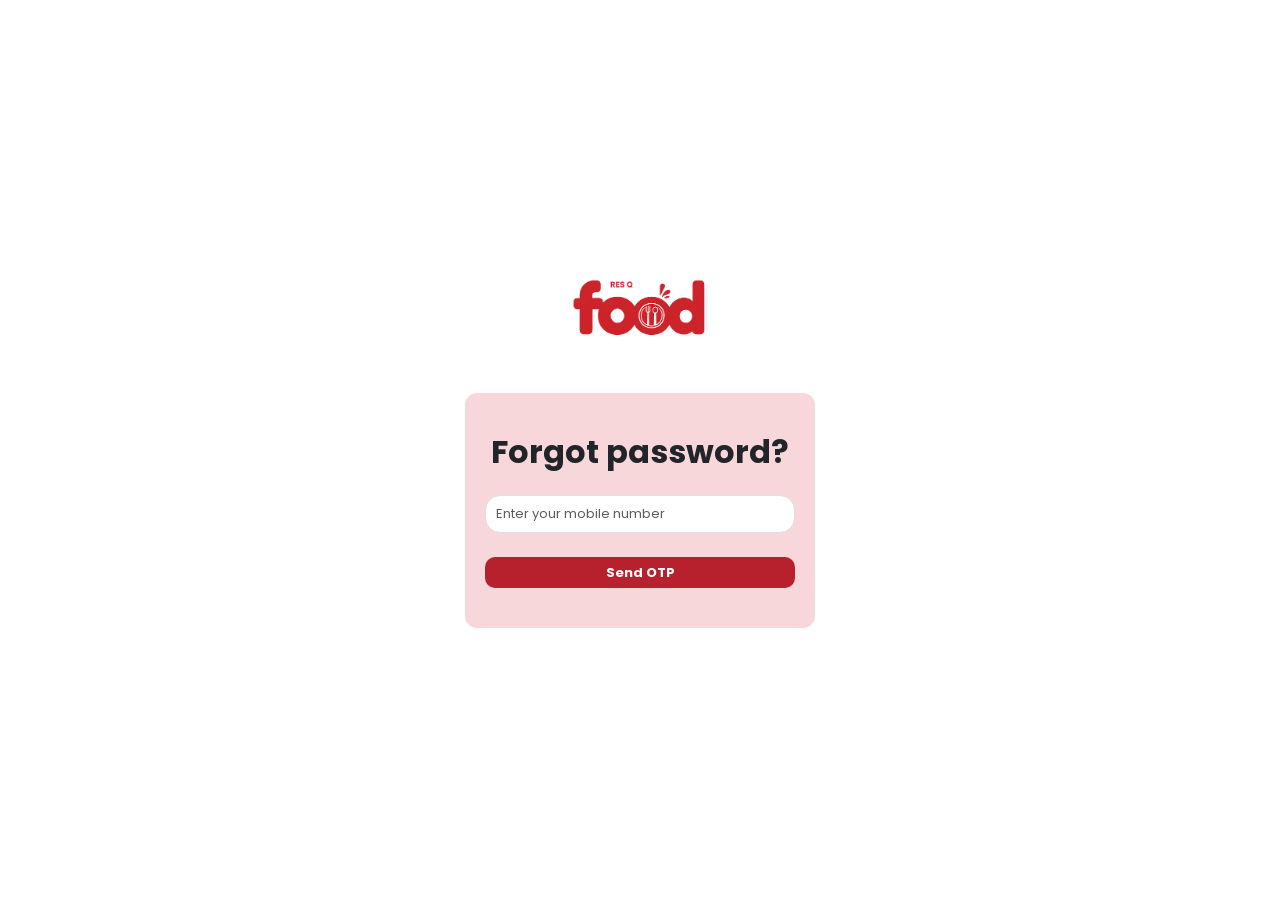
<file: forgot.html>
<!DOCTYPE html>
<html lang="en">
<head>
    <meta charset="UTF-8">
    <meta name="viewport" content="width=device-width, initial-scale=1.0">
    <title>forgot</title>
    <link href="https://cdn.jsdelivr.net/npm/bootstrap@5.3.0/dist/css/bootstrap.min.css" rel="stylesheet">
    <link rel="stylesheet" href="style.css">

    <link rel="preconnect" href="https://fonts.googleapis.com">
  <link rel="preconnect" href="https://fonts.gstatic.com" crossorigin>
  <link
    href="https://fonts.googleapis.com/css2?family=Poppins:ital,wght@0,100;0,200;0,300;0,400;0,500;0,600;0,700;0,800;0,900;1,100;1,200;1,300;1,400;1,500;1,600;1,700;1,800;1,900&display=swap"
    rel="stylesheet">
</head>
<body>
    <div class="container d-flex justify-content-center flex-column vh-100 align-items-center auth-container">

<div class="my-img mb-5">
  <img src="./assets/logo without bg.png" width="200px" alt="">
</div>

  <div class="card-custom text-center">

    <h2 class="fw-bold mb-4">Forgot password?</h2>

    <input type="text" class="form-control input-box input-field  mt-3 mb-4" placeholder="Enter your mobile number">

    <button class="btn btn-red btn-danger w-100">Send OTP</button>

  </div>
</div>
</body>
</html>
</file>
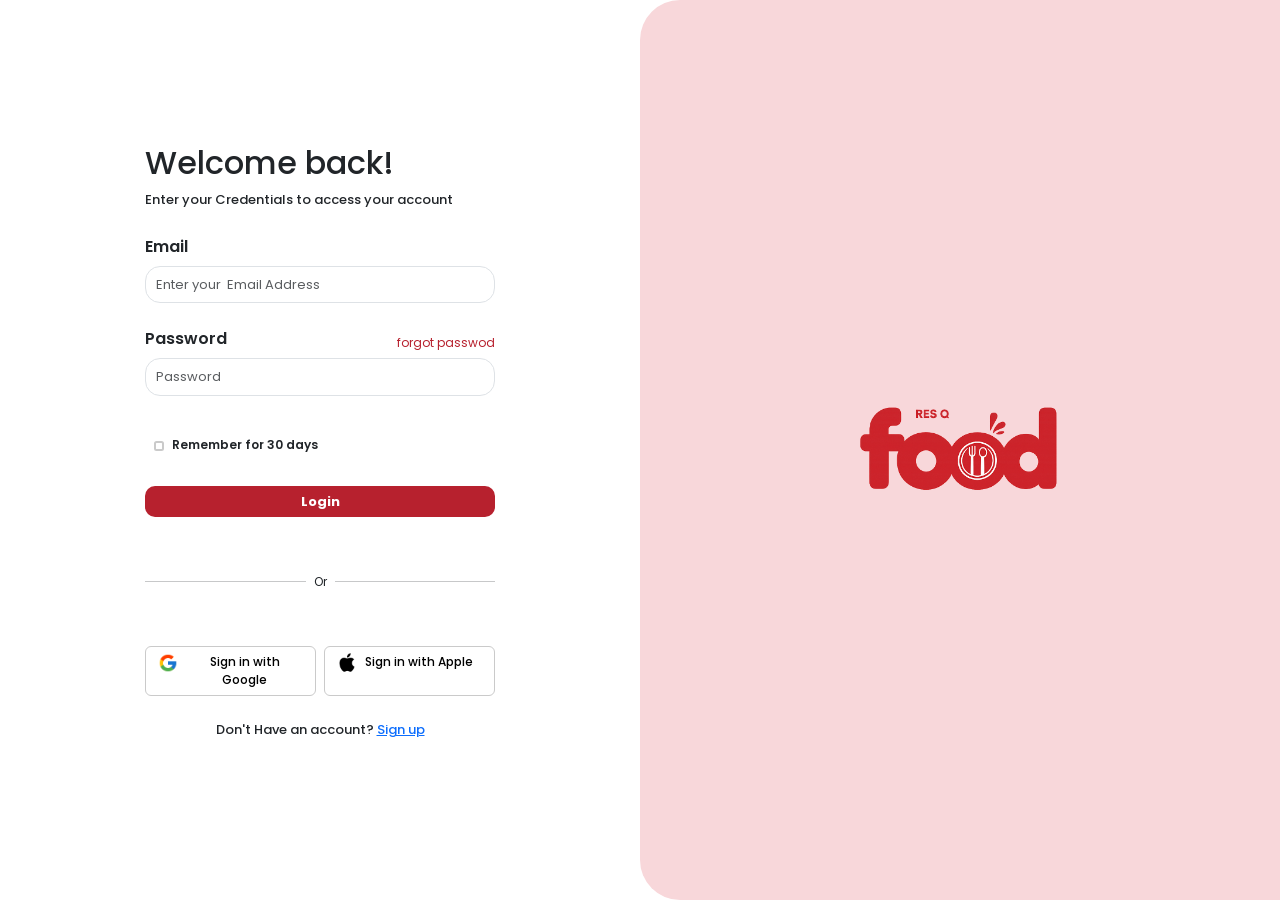
<file: login.html>
<!DOCTYPE html>
<html lang="en">

<head>
  <meta charset="UTF-8">
  <meta name="viewport" content="width=device-width, initial-scale=1">
  <title>Login</title>
  <link href="https://cdn.jsdelivr.net/npm/bootstrap@5.3.0/dist/css/bootstrap.min.css" rel="stylesheet">
  <link rel="stylesheet" href="style.css">
  <link rel="preconnect" href="https://fonts.googleapis.com">
  <link rel="preconnect" href="https://fonts.gstatic.com" crossorigin>
  <link
    href="https://fonts.googleapis.com/css2?family=Poppins:ital,wght@0,100;0,200;0,300;0,400;0,500;0,600;0,700;0,800;0,900;1,100;1,200;1,300;1,400;1,500;1,600;1,700;1,800;1,900&display=swap"
    rel="stylesheet">

</head>

<body>

  <div class="container-fluid vh-100">
    <div class="row h-100">




      <!-- LEFT SIDE -->
      <div class="col-md-6 d-flex align-items-center flex-column justify-content-center  ">


<div class="image ">
  <img src="./assets/logo without bg.png" width="200px" alt="">
</div>

        <div class="form-box ">

          <h2 class="mb-2 main-heading">Welcome back!</h2>
          <p class="para ">Enter your Credentials to access your account</p>

          <form>

            <div class="email mb-4">
              <label for="">Email</label>
              <input type="email" class="input-field form-control mb-3" placeholder="Enter your  Email Address">
            </div>

            <div class="password mb-4">
              <div class="forgot-section d-flex justify-content-between align-items-center">
                <label for="">Password</label>
                <a href="./forgot.html" class="forgot-link">forgot passwod</a>
              </div>
              <input type="password" class="input-field  form-control mb-3" placeholder="Password">
            </div>


            <div class="form-check mb-3 d-flex align-items-center py-3 gap-2">
              <input class="form-check-input" type="checkbox">
              <label class="form-check-label">
                Remember for 30 days
              </label>
            </div>

                <button class="btn btn-danger w-100"> Login</button>
          </form>

          <div class="d-flex align-items-center my-5">
  <hr class="flex-grow-1">
  <span class="mx-2 mySpan">Or</span>
  <hr class="flex-grow-1">
</div>

          <div class="d-flex gap-2 button-div mt-3">
            <button class="btn btn-outline-secondary w-50 d-flex last-btn gap-2">
              <img src="./assets/google icon.png" width="20px" alt="">
              Sign in with Google</button>
            <button class="btn btn-outline-secondary d-flex gap-2 last-btn w-50">
              <img src="./assets/apple.png" width="20px" alt="">
              Sign in with Apple</button>
          </div>

          <p class="mt-4 text-center last-text">
           Don't Have an account? <a href="signup.html">Sign up</a>
          </p>

        </div>
      </div>

      <!-- RIGHT SIDE -->
      <div class="col-md-6 right-side  d-md-flex align-items-center justify-content-center">
        <img src="./assets/logo without bg.png" width="300px" alt="">
      </div>

    </div>
  </div>

</body>

</html>
</file>
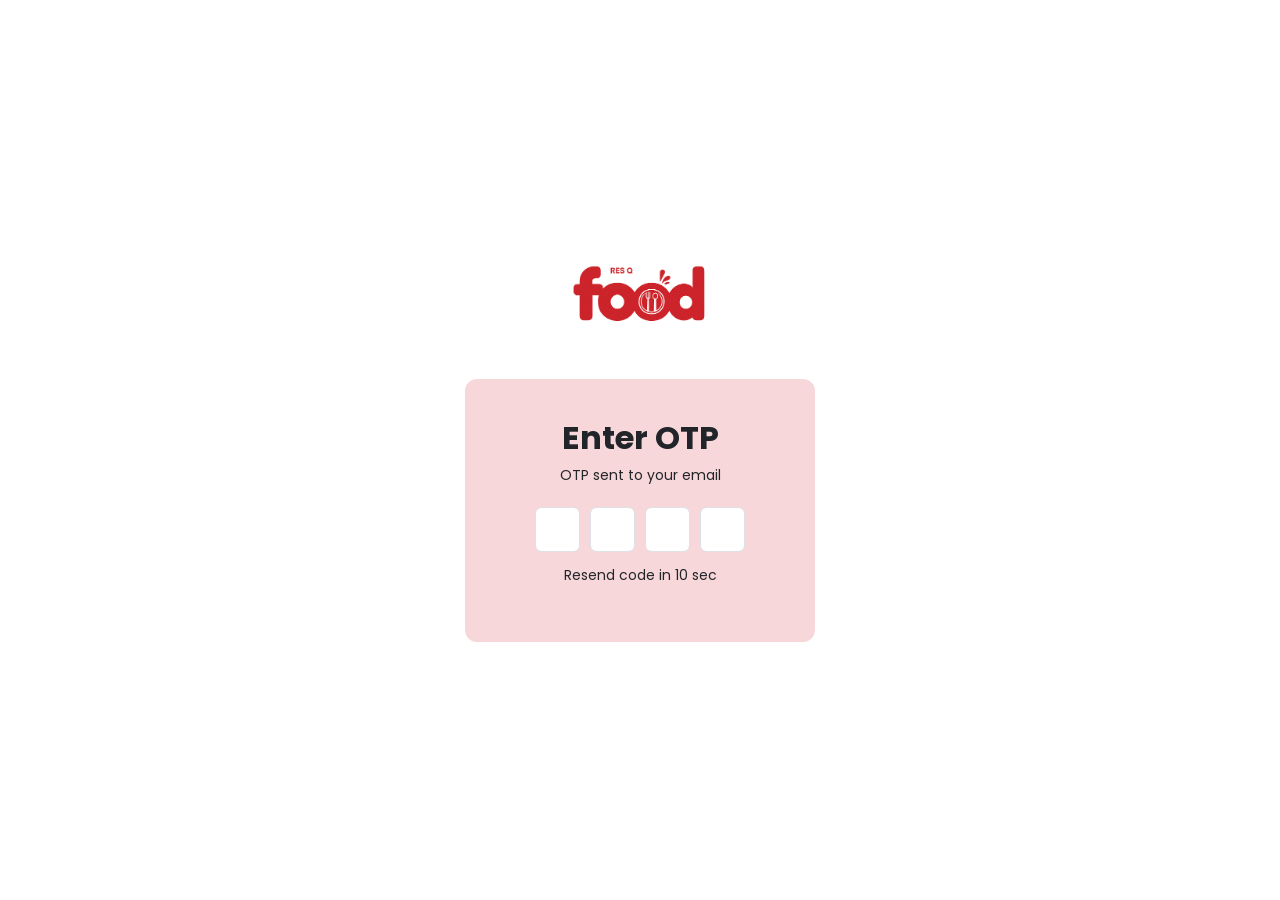
<file: OTP.html>
<!DOCTYPE html>
<html lang="en">
<head>
    <meta charset="UTF-8">
    <meta name="viewport" content="width=device-width, initial-scale=1.0">
    <title>OTP</title>
      <link href="https://cdn.jsdelivr.net/npm/bootstrap@5.3.0/dist/css/bootstrap.min.css" rel="stylesheet">
    <link rel="stylesheet" href="style.css">

    <link rel="preconnect" href="https://fonts.googleapis.com">
  <link rel="preconnect" href="https://fonts.gstatic.com" crossorigin>
  <link
    href="https://fonts.googleapis.com/css2?family=Poppins:ital,wght@0,100;0,200;0,300;0,400;0,500;0,600;0,700;0,800;0,900;1,100;1,200;1,300;1,400;1,500;1,600;1,700;1,800;1,900&display=swap"
    rel="stylesheet">
</head>
<body>
    
<div class="container d-flex justify-content-center flex-column vh-100 align-items-center auth-container">
  
  <div class="my-img mb-5">
  <img src="./assets/logo without bg.png" width="200px" alt="">
</div>
    <div class="card-custom text-center">

    <h2 class="fw-bold">Enter OTP</h2>

    <p class="small">OTP sent to your email</p>

    <div class="d-flex justify-content-center">
      <input class="otp-box form-control">
      <input class="otp-box form-control">
      <input class="otp-box form-control">
      <input class="otp-box form-control">
    </div>

    <p class="small mt-2 ">Resend code in 10 sec</p>

  </div>
</div>


</body>
</html>
</file>
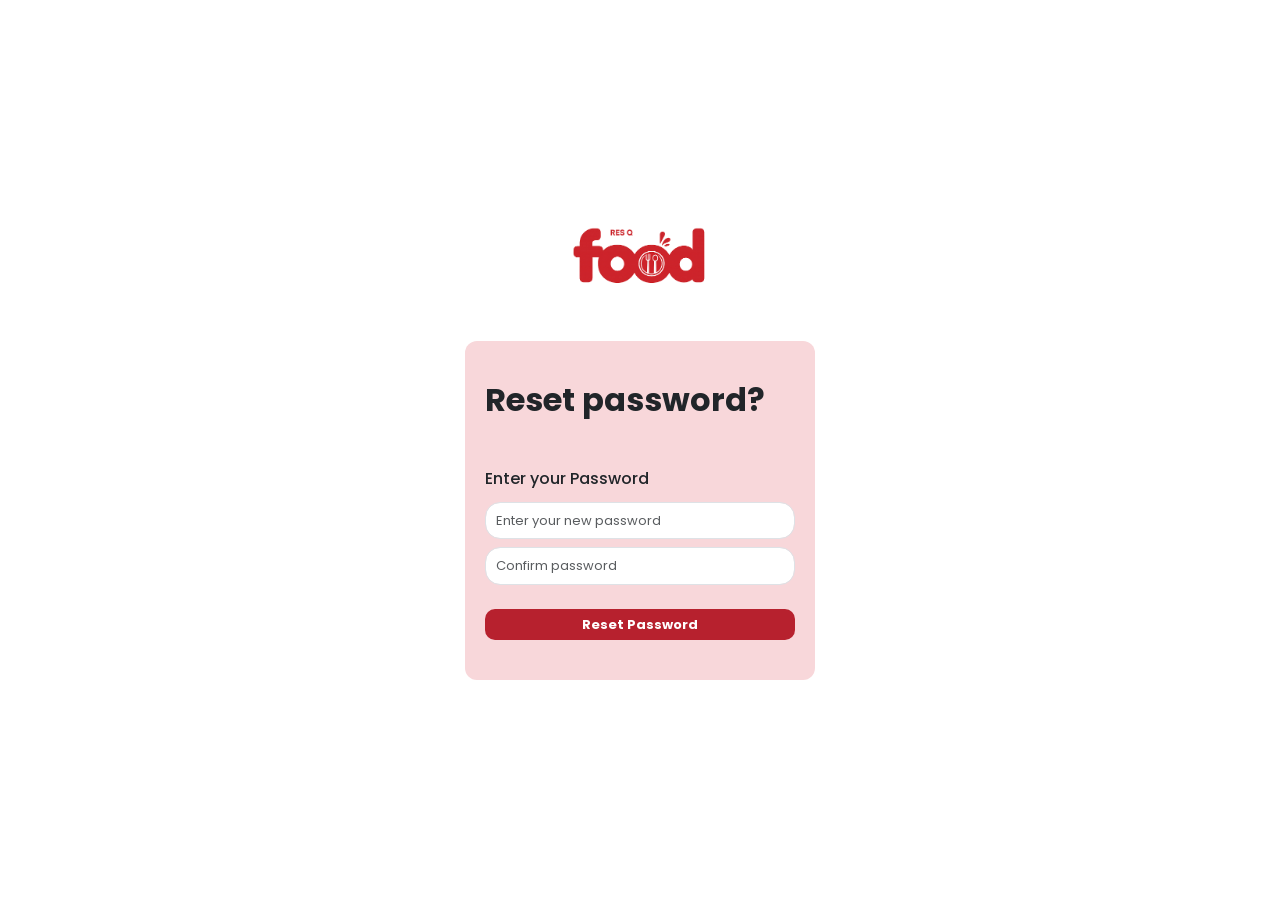
<file: reset.html>
<!DOCTYPE html>
<html lang="en">
<head>
    <meta charset="UTF-8">
    <meta name="viewport" content="width=device-width, initial-scale=1.0">
    <title>Document</title>
    <link href="https://cdn.jsdelivr.net/npm/bootstrap@5.3.0/dist/css/bootstrap.min.css" rel="stylesheet">
    <link rel="stylesheet" href="style.css">

    <link rel="preconnect" href="https://fonts.googleapis.com">
  <link rel="preconnect" href="https://fonts.gstatic.com" crossorigin>
  <link
    href="https://fonts.googleapis.com/css2?family=Poppins:ital,wght@0,100;0,200;0,300;0,400;0,500;0,600;0,700;0,800;0,900;1,100;1,200;1,300;1,400;1,500;1,600;1,700;1,800;1,900&display=swap"
    rel="stylesheet">
</head>
<body>
    <div class="container d-flex justify-content-center flex-column vh-100 align-items-center auth-container">

<div class="my-img mb-5">
  <img src="./assets/logo without bg.png" width="200px" alt="">
</div>

  <div class="card-custom ">

    <h2 class="fw-bold mb-5">Reset password?</h2>
<label class="fw-medium" for="">Enter your Password</label>
    <input type="text" class="form-control input-box input-field  mt-1 mb-2" placeholder="Enter your new password">
    <input type="text" class="form-control input-box input-field  mt-1 mb-4" placeholder="Confirm password">

    <button class="btn btn-red btn-danger w-100">Reset Password</button>

  </div>
</div>
</body>
</html>
</file>
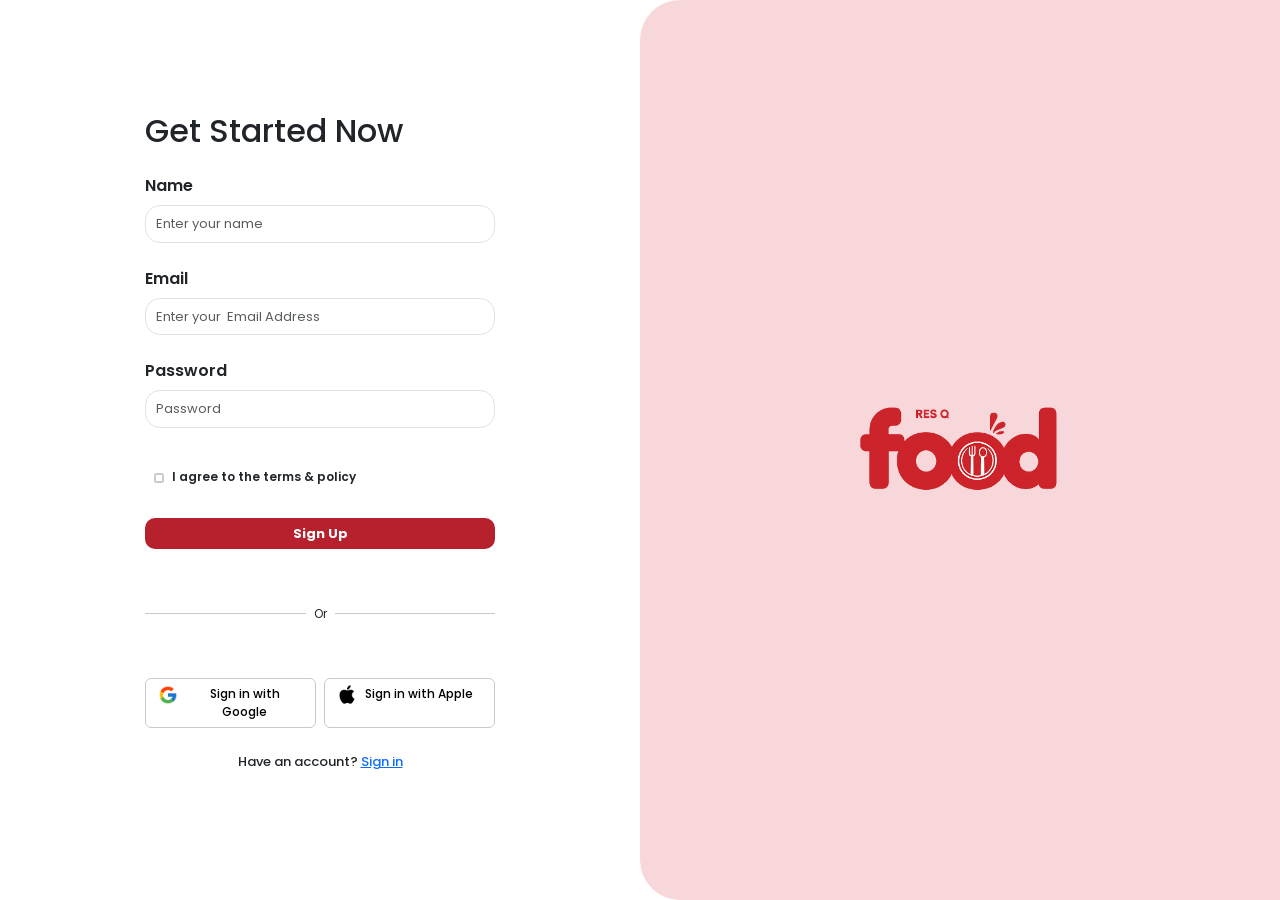
<file: signup.html>
<!DOCTYPE html>
<html lang="en">

<head>
  <meta charset="UTF-8">
  <meta name="viewport" content="width=device-width, initial-scale=1">
  <title>Sign Up</title>
  <link href="https://cdn.jsdelivr.net/npm/bootstrap@5.3.0/dist/css/bootstrap.min.css" rel="stylesheet">
  <link rel="stylesheet" href="style.css">
  <link rel="preconnect" href="https://fonts.googleapis.com">
  <link rel="preconnect" href="https://fonts.gstatic.com" crossorigin>
  <link
    href="https://fonts.googleapis.com/css2?family=Poppins:ital,wght@0,100;0,200;0,300;0,400;0,500;0,600;0,700;0,800;0,900;1,100;1,200;1,300;1,400;1,500;1,600;1,700;1,800;1,900&display=swap"
    rel="stylesheet">

</head>

<body>

  <div class="container-fluid vh-100">
    <div class="row h-100">




      <!-- LEFT SIDE -->
      <div class="col-md-6 d-flex align-items-center flex-column justify-content-center  ">


<div class="image ">
  <img src="./assets/logo without bg.png" width="200px" alt="">
</div>

        <div class="form-box ">

          <h2 class="mb-4 main-heading">Get Started Now</h2>

          <form>

            <div class="name mb-4">
              <label for="">Name</label>
              <input type="text" class="input-field form-control mb-3" placeholder="Enter your name">
            </div>

            <div class="email mb-4">
              <label for="">Email</label>
              <input type="email" class="input-field form-control mb-3" placeholder="Enter your  Email Address">
            </div>

            <div class="password mb-4">
              <label for="">Password</label>
              <input type="password" class="input-field  form-control mb-3" placeholder="Password">
            </div>


            <div class="form-check mb-3 d-flex align-items-center py-3 gap-2">
              <input class="form-check-input" type="checkbox">
              <label class="form-check-label">
                I agree to the terms & policy
              </label>
            </div>

            <button class="btn btn-danger w-100">Sign Up</button>
          </form>

          <div class="d-flex align-items-center my-5">
  <hr class="flex-grow-1">
  <span class="mx-2 mySpan">Or</span>
  <hr class="flex-grow-1">
</div>

          <div class="d-flex gap-2 mt-3">
            <button class="btn btn-outline-secondary w-50 d-flex gap-2">
              <img src="./assets/google icon.png" width="20px" alt="">
              Sign in with Google</button>
            <button class="btn btn-outline-secondary d-flex gap-2 w-50">
              <img src="./assets/apple.png" width="20px" alt="">
              Sign in with Apple</button>
          </div>

          <p class="mt-4 text-center last-text">
            Have an account? <a href="login.html">Sign in</a>
          </p>

        </div>
      </div>

      <!-- RIGHT SIDE -->
      <div class="col-md-6 right-side  d-md-flex align-items-center justify-content-center">
        <img src="./assets/logo without bg.png" width="300px" alt="">
      </div>

    </div>
  </div>

</body>

</html>
</file>
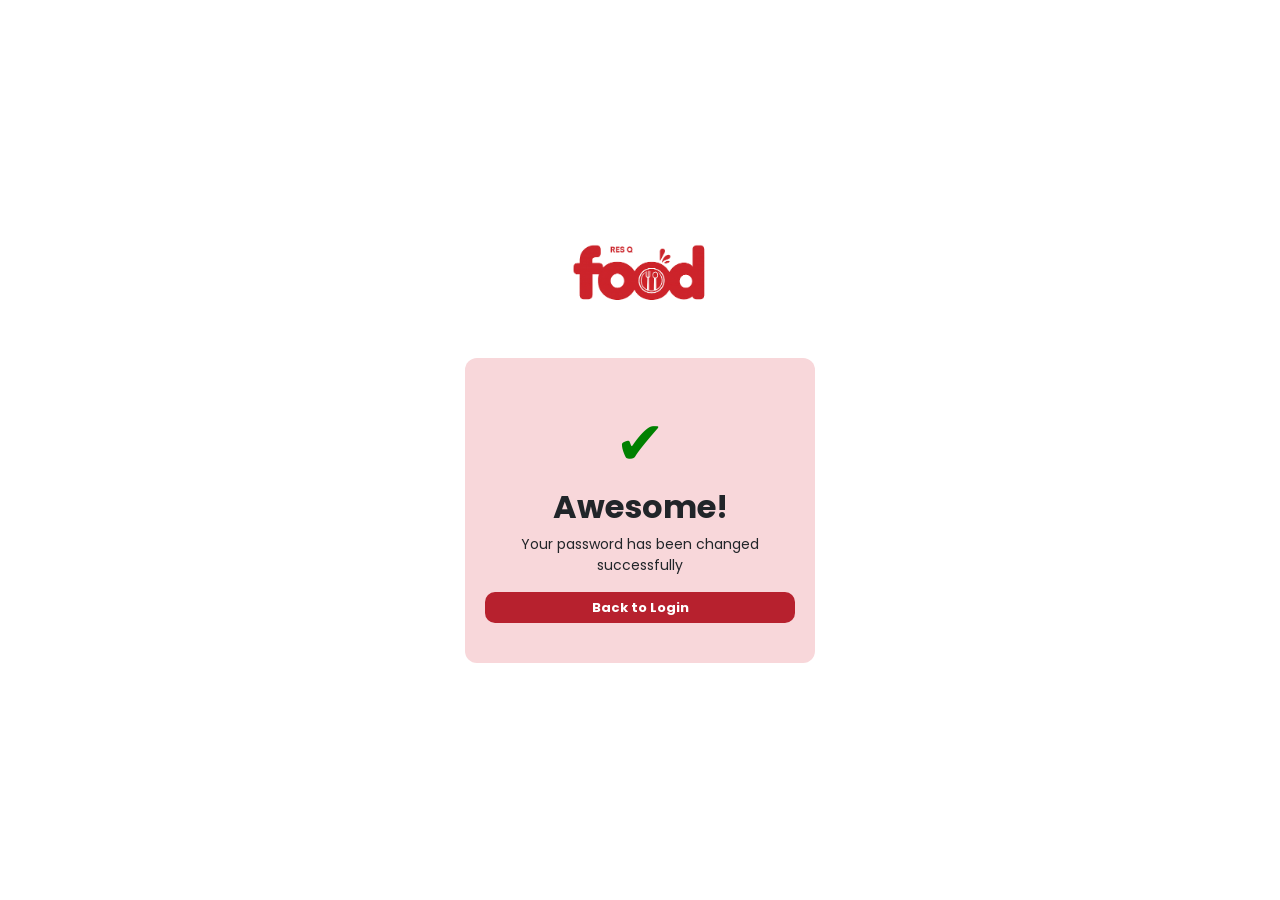
<file: success.html>
<!DOCTYPE html>
<html lang="en">
<head>
    <meta charset="UTF-8">
    <meta name="viewport" content="width=device-width, initial-scale=1.0">
    <title>success</title>
       <link href="https://cdn.jsdelivr.net/npm/bootstrap@5.3.0/dist/css/bootstrap.min.css" rel="stylesheet">
    <link rel="stylesheet" href="style.css">

    <link rel="preconnect" href="https://fonts.googleapis.com">
  <link rel="preconnect" href="https://fonts.gstatic.com" crossorigin>
  <link
    href="https://fonts.googleapis.com/css2?family=Poppins:ital,wght@0,100;0,200;0,300;0,400;0,500;0,600;0,700;0,800;0,900;1,100;1,200;1,300;1,400;1,500;1,600;1,700;1,800;1,900&display=swap"
    rel="stylesheet">
</head>
<body>
    <div class="container d-flex justify-content-center flex-column vh-100 align-items-center auth-container">
 <div class="my-img mb-5">
  <img src="./assets/logo without bg.png" width="200px" alt="">
</div>

  <div class="card-custom text-center">

    <div style="font-size: 60px; color: green;">✔</div>

    <h2 class="fw-bold">Awesome!</h2>
    <p class="small">Your password has been changed successfully</p>

    <button class="btn  btn-danger w-100">Back to Login</button>

  </div>
</div>
</body>
</html>
</file>
<file: style.css>
*{
    margin: 0;
    padding: 0;
    box-sizing: border-box;
    font-family: "Poppins", sans-serif;
}

:root{
    --primary-color:#B7212E;
    --secondary-color:#F8D7DA;
}
h2{
    font-size: 32px;
}
label{
font-size: 16px;
font-weight: 600;
margin-bottom: 7px;
}
.input-field {
    padding: 8px 0px 8px 10px;
    border-radius: 15px;
    font-size: 13px;

}

body {
  font-family: Arial, sans-serif;
}


.form-box {
  width: 350px;
}

.right-side {
  background-color: var(--secondary-color);
  border-radius: 40px 0px 0px 40px;
}

.logo-text {
  font-size: 60px;
  font-weight: bold;
  color: #c82333;
}

.btn-danger {
  background-color:  var(--primary-color);
  border-radius: 10px;
  border: none;
  font-size: 13px;
  font-weight: bold;
}
.form-check-label{
    font-size: 12px;
    margin-bottom: 0px!important;
    
}

.form-check-input{
    font-size: 10px;
    border: 2px solid rgb(202, 202, 202);
    
}

.mySpan{
    font-size: 12px;
}

.btn-outline-secondary{
    font-size: 12px;
    color: black;
    font-weight: 500;
    border: rgb(202, 202, 202) solid 1px  ;
}
.last-text{
    font-size: 13px;
    font-weight: 500;
}
.image{
    display: none !important;
    height: 80px!important;
}



/* login */

.para{
    font-size: 13px;
    font-weight: 500;
    margin-bottom: 25px;
}


.forgot-link{
    font-size: 12px;
    color: var(--primary-color);
    text-decoration: none;
}


/* forgot section */


.btn-red {
  background-color: var(--primary-color);
  color: white;
  border: none;
}

.card-custom {
  width: 350px;
  padding: 40px 20px;
  border-radius: 12px;
  background: var(--secondary-color);
}

.btn-red:hover {
  background-color: #a61b1b;
}

/* OTP Section */


.otp-box {
  width: 45px;
  height: 45px;
  text-align: center;
  font-size: 18px;
  margin: 5px;
}

@media (max-width:768px) {
    
.image{
    display: block !important;
    text-align: center;
    margin-top: 30px;
    margin-bottom: 30px;
}
.right-side{
    display: none;
}
.main-heading{
    text-align: center;
}
.para{
    text-align: center;
}
}
@media (max-width:576px) {
    .image{
        margin-bottom: 10px;
        
    }
}

@media (max-width:361px) {
    .form-box{
        width: 100%;
    }
    .button-div{
        gap: 5px!important;
    }
    .last-btn{
        gap: 2px!important;
        align-items: center;
        justify-content: center;
        padding-left: 3px;
        padding-right: 3px;
    }
}
</file>
